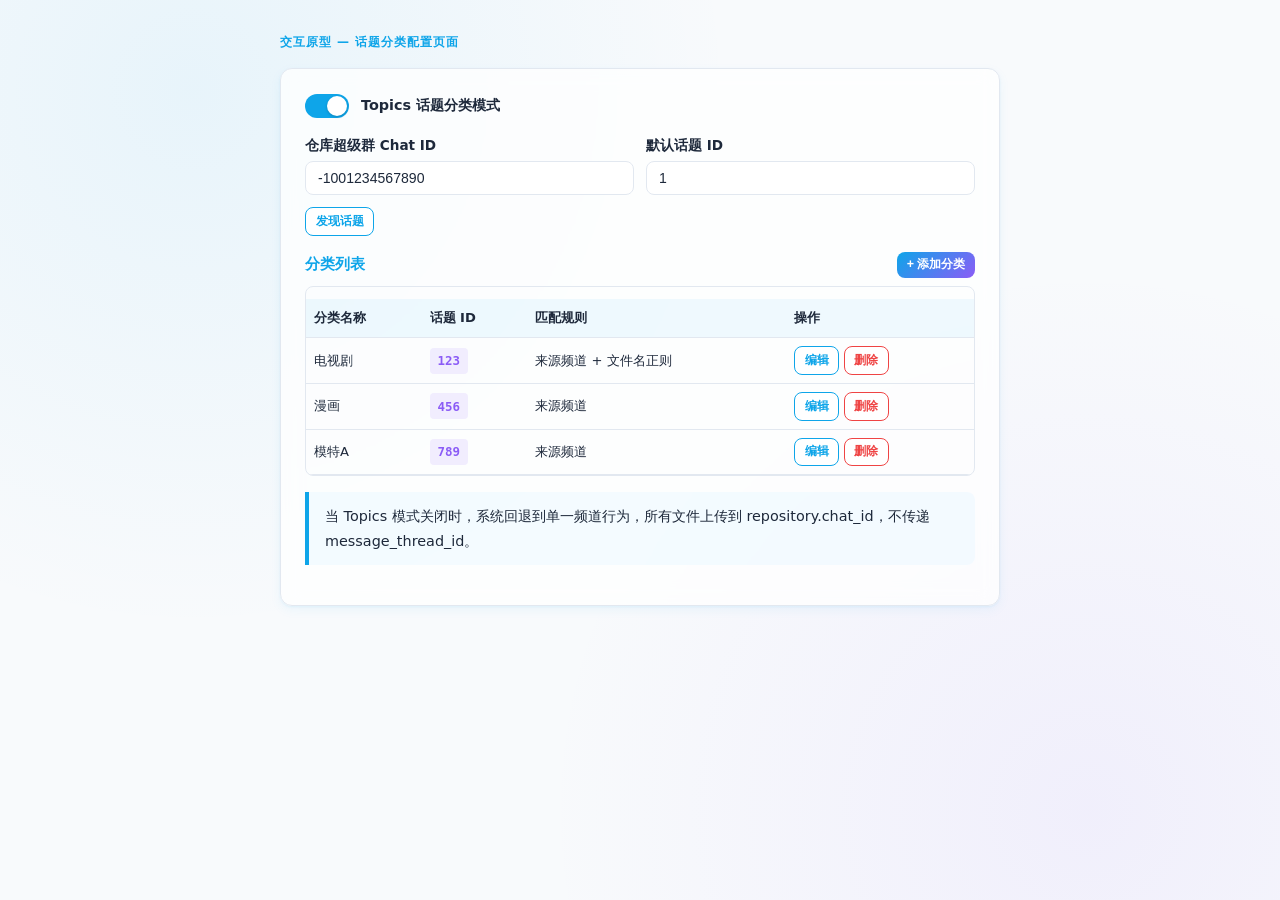
<file: docs/topics-prd/prototypes/proto1-config.html>
<!DOCTYPE html>
<html lang="zh-CN">
<head>
<meta charset="UTF-8">
<meta name="viewport" content="width=device-width, initial-scale=1.0">
<title>原型 - 话题分类配置</title>
<style>
:root {
  --bg: #F8FAFC; --bg2: #FFFFFF; --ink: #1E293B; --muted: #64748B;
  --rule: #E2E8F0; --accent: #0EA5E9; --accent2: #8B5CF6;
  --accent-grad: linear-gradient(135deg, #0EA5E9, #8B5CF6);
  --success: #10B981; --warning: #F59E0B; --danger: #EF4444;
  --radius: 12px; --radius-sm: 8px;
}
* { margin:0; padding:0; box-sizing:border-box; }
body {
  font-family: -apple-system, BlinkMacSystemFont, "Segoe UI", system-ui, "Noto Sans SC", "Microsoft YaHei", sans-serif;
  font-size: 15px; line-height: 1.7; color: var(--ink); background: var(--bg);
  background-image: radial-gradient(circle at 15% 10%, rgba(14,165,233,0.07), transparent 40%), radial-gradient(circle at 85% 90%, rgba(139,92,246,0.07), transparent 40%);
  min-height: 100vh; padding: 2rem 1rem;
}
.wrap { max-width: 720px; margin: 0 auto; }
.proto-label { font-size: 0.75rem; font-weight: 600; text-transform: uppercase; letter-spacing: 0.08em; color: var(--accent); margin-bottom: 1rem; }
h4 { font-size: 0.95rem; font-weight: 600; margin: 1rem 0 0.5rem; color: var(--accent); }
.card { background: rgba(255,255,255,0.75); backdrop-filter: blur(10px); border: 1px solid var(--rule); border-radius: var(--radius); padding: 1.5rem; box-shadow: 0 1px 3px rgba(14,165,233,0.08), 0 4px 12px rgba(14,165,233,0.06); }
.proto-toggle { display: flex; align-items: center; gap: 0.75rem; margin-bottom: 1rem; }
.switch { position: relative; width: 44px; height: 24px; background: var(--rule); border-radius: 12px; cursor: pointer; transition: background 0.2s; }
.switch.on { background: var(--accent); }
.switch::after { content: ''; position: absolute; top: 2px; left: 2px; width: 20px; height: 20px; background: white; border-radius: 50%; transition: transform 0.2s; box-shadow: 0 1px 3px rgba(0,0,0,0.2); }
.switch.on::after { transform: translateX(20px); }
.proto-field { margin-bottom: 0.75rem; }
.proto-field label { display: block; font-size: 0.85rem; font-weight: 600; color: var(--ink); margin-bottom: 0.25rem; }
.proto-field input, .proto-field select { width: 100%; padding: 0.5rem 0.75rem; border: 1px solid var(--rule); border-radius: var(--radius-sm); font-size: 0.88rem; background: white; color: var(--ink); }
.proto-field input:focus, .proto-field select:focus { outline: none; border-color: var(--accent); box-shadow: 0 0 0 3px rgba(14,165,233,0.1); }
.proto-btn { display: inline-flex; align-items: center; gap: 0.4rem; padding: 0.5rem 1rem; background: var(--accent-grad); color: white; border: none; border-radius: var(--radius-sm); font-size: 0.85rem; font-weight: 600; cursor: pointer; transition: opacity 0.15s; }
.proto-btn:hover { opacity: 0.9; }
.proto-btn.outline { background: white; color: var(--accent); border: 1px solid var(--accent); }
.proto-btn.danger { background: white; color: var(--danger); border: 1px solid var(--danger); }
.proto-btn.sm { padding: 0.3rem 0.6rem; font-size: 0.78rem; }
.proto-cat-table { width: 100%; margin-top: 0.75rem; font-size: 0.82rem; border-collapse: collapse; }
.proto-cat-table th { background: rgba(14,165,233,0.06); padding: 0.5rem; text-align: left; font-weight: 600; border-bottom: 1px solid var(--rule); }
.proto-cat-table td { padding: 0.5rem; border-bottom: 1px solid var(--rule); }
.proto-topic-badge { display: inline-block; padding: 0.15rem 0.5rem; background: rgba(139,92,246,0.1); color: var(--accent2); border-radius: 4px; font-size: 0.78rem; font-weight: 600; font-family: monospace; }
.proto-disabled { opacity: 0.45; pointer-events: none; }
.callout { border-left: 4px solid var(--accent); background: rgba(14,165,233,0.04); padding: 0.75rem 1rem; border-radius: 0 var(--radius-sm) var(--radius-sm) 0; margin: 1rem 0; font-size: 0.9rem; }
.grid2 { display: grid; grid-template-columns: 1fr 1fr; gap: 0.75rem; }
@media (max-width: 600px) { .grid2 { grid-template-columns: 1fr; } }
</style>
</head>
<body>
<div class="wrap">
<div class="proto-label">交互原型 — 话题分类配置页面</div>
<div class="card">
  <div class="proto-toggle">
    <div class="switch on" id="topicsSwitch" onclick="toggleSwitch()"></div>
    <span style="font-size:0.9rem;font-weight:600;">Topics 话题分类模式</span>
  </div>

  <div id="topicsConfig">
    <div class="grid2">
      <div class="proto-field">
        <label>仓库超级群 Chat ID</label>
        <input type="text" value="-1001234567890" placeholder="-100xxxxxxxxxx">
      </div>
      <div class="proto-field">
        <label>默认话题 ID</label>
        <input type="number" value="1" placeholder="1">
      </div>
    </div>
    <button class="proto-btn outline sm" onclick="discoverTopics()" style="margin-bottom:1rem;">发现话题</button>
    <div id="discoverResult" style="display:none;font-size:0.82rem;color:var(--muted);margin-bottom:0.75rem;"></div>

    <div style="display:flex;justify-content:space-between;align-items:center;margin-bottom:0.5rem;">
      <h4 style="margin:0;">分类列表</h4>
      <button class="proto-btn sm" onclick="addCategory()">+ 添加分类</button>
    </div>

    <div style="overflow-x:auto;border-radius:var(--radius-sm);border:1px solid var(--rule);">
      <table class="proto-cat-table">
        <thead>
          <tr><th>分类名称</th><th>话题 ID</th><th>匹配规则</th><th>操作</th></tr>
        </thead>
        <tbody id="catTableBody">
          <tr>
            <td>电视剧</td>
            <td><span class="proto-topic-badge">123</span></td>
            <td>来源频道 + 文件名正则</td>
            <td><button class="proto-btn outline sm">编辑</button> <button class="proto-btn danger sm">删除</button></td>
          </tr>
          <tr>
            <td>漫画</td>
            <td><span class="proto-topic-badge">456</span></td>
            <td>来源频道</td>
            <td><button class="proto-btn outline sm">编辑</button> <button class="proto-btn danger sm">删除</button></td>
          </tr>
          <tr>
            <td>模特A</td>
            <td><span class="proto-topic-badge">789</span></td>
            <td>来源频道</td>
            <td><button class="proto-btn outline sm">编辑</button> <button class="proto-btn danger sm">删除</button></td>
          </tr>
        </tbody>
      </table>
    </div>
  </div>

  <div class="callout" style="margin-top:1rem;">
    当 Topics 模式关闭时，系统回退到单一频道行为，所有文件上传到 repository.chat_id，不传递 message_thread_id。
  </div>
</div>
</div>

<script>
function toggleSwitch() {
  var sw = document.getElementById('topicsSwitch');
  var config = document.getElementById('topicsConfig');
  sw.classList.toggle('on');
  if (sw.classList.contains('on')) {
    config.classList.remove('proto-disabled');
  } else {
    config.classList.add('proto-disabled');
  }
}
function discoverTopics() {
  var result = document.getElementById('discoverResult');
  result.style.display = 'block';
  result.innerHTML = '已发现 4 个话题：General (ID:1)、电视剧 (ID:123)、漫画 (ID:456)、模特A (ID:789)';
}
function addCategory() {
  alert('打开分类编辑弹窗：填写分类名称、话题 ID、匹配规则');
}
</script>
</body>
</html>
</file>
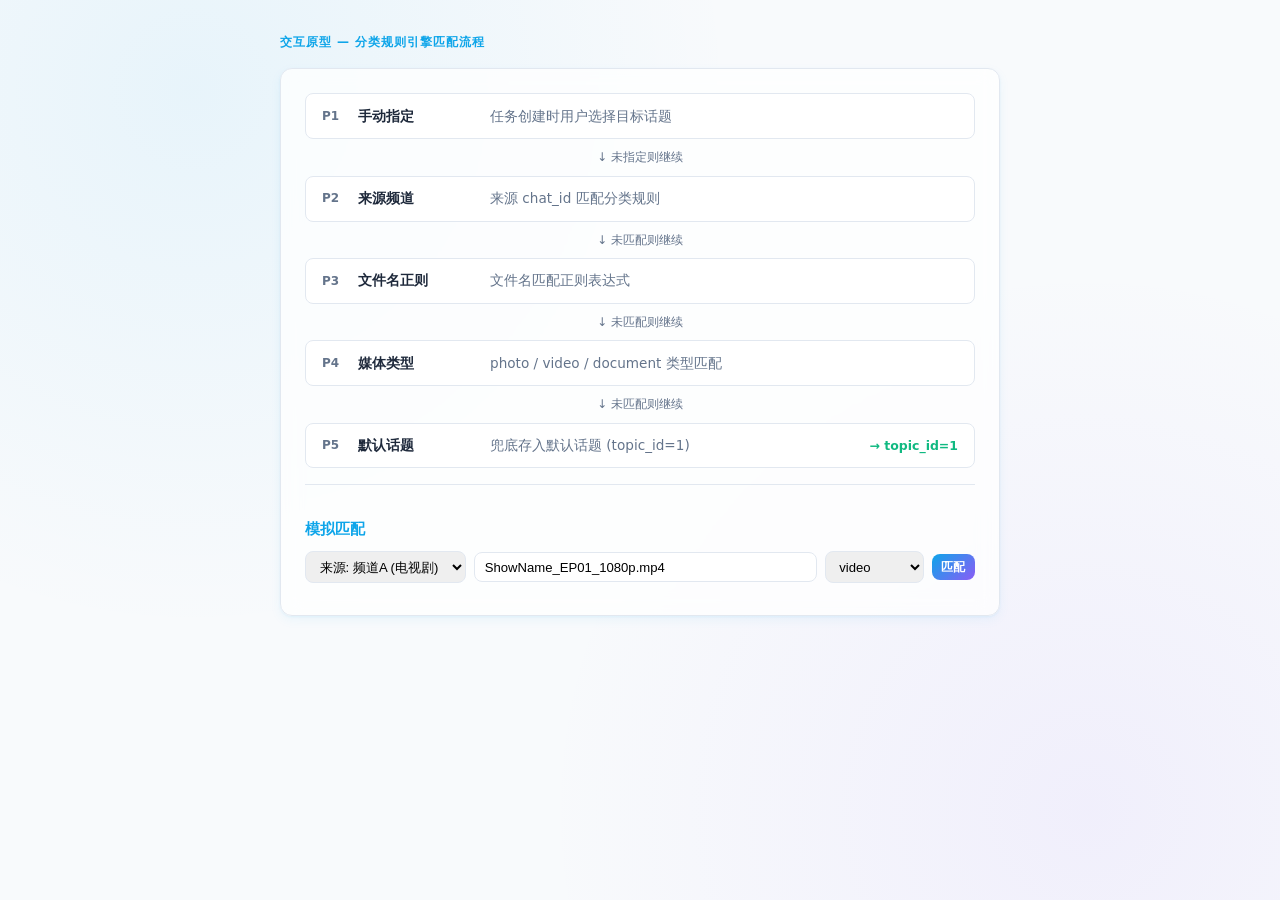
<file: docs/topics-prd/prototypes/proto2-rule-engine.html>
<!DOCTYPE html>
<html lang="zh-CN">
<head>
<meta charset="UTF-8">
<meta name="viewport" content="width=device-width, initial-scale=1.0">
<title>原型 - 分类规则引擎</title>
<style>
:root {
  --bg: #F8FAFC; --bg2: #FFFFFF; --ink: #1E293B; --muted: #64748B;
  --rule: #E2E8F0; --accent: #0EA5E9; --accent2: #8B5CF6;
  --accent-grad: linear-gradient(135deg, #0EA5E9, #8B5CF6);
  --success: #10B981; --warning: #F59E0B; --danger: #EF4444;
  --radius: 12px; --radius-sm: 8px;
}
* { margin:0; padding:0; box-sizing:border-box; }
body {
  font-family: -apple-system, BlinkMacSystemFont, "Segoe UI", system-ui, "Noto Sans SC", "Microsoft YaHei", sans-serif;
  font-size: 15px; line-height: 1.7; color: var(--ink); background: var(--bg);
  background-image: radial-gradient(circle at 15% 10%, rgba(14,165,233,0.07), transparent 40%), radial-gradient(circle at 85% 90%, rgba(139,92,246,0.07), transparent 40%);
  min-height: 100vh; padding: 2rem 1rem;
}
.wrap { max-width: 720px; margin: 0 auto; }
.proto-label { font-size: 0.75rem; font-weight: 600; text-transform: uppercase; letter-spacing: 0.08em; color: var(--accent); margin-bottom: 1rem; }
h4 { font-size: 0.95rem; font-weight: 600; margin: 1rem 0 0.5rem; color: var(--accent); }
.card { background: rgba(255,255,255,0.75); backdrop-filter: blur(10px); border: 1px solid var(--rule); border-radius: var(--radius); padding: 1.5rem; box-shadow: 0 1px 3px rgba(14,165,233,0.08), 0 4px 12px rgba(14,165,233,0.06); }
.proto-rule-flow { display: flex; flex-direction: column; gap: 0.5rem; }
.proto-rule-step { display: flex; align-items: center; gap: 0.75rem; padding: 0.65rem 1rem; border: 1px solid var(--rule); border-radius: var(--radius-sm); background: white; font-size: 0.85rem; transition: all 0.15s; }
.proto-rule-step.active { border-color: var(--accent); box-shadow: 0 0 0 3px rgba(14,165,233,0.1); }
.proto-rule-step.matched { border-color: var(--success); background: rgba(16,185,129,0.05); }
.proto-rule-step .priority { font-size: 0.75rem; font-weight: 700; color: var(--muted); width: 24px; }
.proto-rule-step .type { font-weight: 600; min-width: 120px; }
.proto-rule-step .desc { color: var(--muted); flex: 1; }
.proto-rule-step .result { font-size: 0.78rem; font-weight: 600; }
.proto-rule-arrow { text-align: center; color: var(--muted); font-size: 0.75rem; }
.proto-test { margin-top: 1rem; padding-top: 1rem; border-top: 1px solid var(--rule); }
.proto-test-row { display: flex; gap: 0.5rem; align-items: center; margin-bottom: 0.5rem; flex-wrap: wrap; }
.proto-test-row select, .proto-test-row input { padding: 0.4rem 0.6rem; border: 1px solid var(--rule); border-radius: var(--radius-sm); font-size: 0.82rem; }
.proto-test-result { padding: 0.75rem; border-radius: var(--radius-sm); font-size: 0.85rem; margin-top: 0.5rem; }
.proto-btn { display: inline-flex; align-items: center; gap: 0.4rem; padding: 0.5rem 1rem; background: var(--accent-grad); color: white; border: none; border-radius: var(--radius-sm); font-size: 0.85rem; font-weight: 600; cursor: pointer; transition: opacity 0.15s; }
.proto-btn:hover { opacity: 0.9; }
.proto-btn.sm { padding: 0.3rem 0.6rem; font-size: 0.78rem; }
</style>
</head>
<body>
<div class="wrap">
<div class="proto-label">交互原型 — 分类规则引擎匹配流程</div>
<div class="card">
  <div class="proto-rule-flow">
    <div class="proto-rule-step" id="step-manual">
      <span class="priority">P1</span>
      <span class="type">手动指定</span>
      <span class="desc">任务创建时用户选择目标话题</span>
      <span class="result" id="res-manual"></span>
    </div>
    <div class="proto-rule-arrow">↓ 未指定则继续</div>
    <div class="proto-rule-step" id="step-source">
      <span class="priority">P2</span>
      <span class="type">来源频道</span>
      <span class="desc">来源 chat_id 匹配分类规则</span>
      <span class="result" id="res-source"></span>
    </div>
    <div class="proto-rule-arrow">↓ 未匹配则继续</div>
    <div class="proto-rule-step" id="step-regex">
      <span class="priority">P3</span>
      <span class="type">文件名正则</span>
      <span class="desc">文件名匹配正则表达式</span>
      <span class="result" id="res-regex"></span>
    </div>
    <div class="proto-rule-arrow">↓ 未匹配则继续</div>
    <div class="proto-rule-step" id="step-media">
      <span class="priority">P4</span>
      <span class="type">媒体类型</span>
      <span class="desc">photo / video / document 类型匹配</span>
      <span class="result" id="res-media"></span>
    </div>
    <div class="proto-rule-arrow">↓ 未匹配则继续</div>
    <div class="proto-rule-step" id="step-default">
      <span class="priority">P5</span>
      <span class="type">默认话题</span>
      <span class="desc">兜底存入默认话题 (topic_id=1)</span>
      <span class="result" style="color:var(--success);">→ topic_id=1</span>
    </div>
  </div>

  <div class="proto-test">
    <h4 style="margin-bottom:0.5rem;">模拟匹配</h4>
    <div class="proto-test-row">
      <select id="testSource">
        <option value="-100aaa">来源: 频道A (电视剧)</option>
        <option value="-100bbb">来源: 频道B (漫画)</option>
        <option value="-100ccc">来源: 频道C (模特A)</option>
        <option value="-100xxx">来源: 频道X (未知)</option>
      </select>
      <input type="text" id="testFilename" value="ShowName_EP01_1080p.mp4" placeholder="文件名" style="flex:1;min-width:180px;">
      <select id="testMedia">
        <option value="video">video</option>
        <option value="photo">photo</option>
        <option value="document">document</option>
      </select>
      <button class="proto-btn sm" onclick="runMatch()">匹配</button>
    </div>
    <div id="matchResult" class="proto-test-result" style="display:none;"></div>
  </div>
</div>
</div>

<script>
var matchRules = {
  '-100aaa': { topic: '电视剧', topicId: 123 },
  '-100bbb': { topic: '漫画', topicId: 456 },
  '-100ccc': { topic: '模特A', topicId: 789 }
};
var regexRules = [
  { pattern: /EP\d+|第\d+集|S\d+E\d+/i, topic: '电视剧', topicId: 123 },
  { pattern: /漫画|manga|chapter/i, topic: '漫画', topicId: 456 }
];
var mediaTypeRules = {
  'video': { topic: '电视剧', topicId: 123 },
  'photo': { topic: '模特A', topicId: 789 }
};

function runMatch() {
  var source = document.getElementById('testSource').value;
  var filename = document.getElementById('testFilename').value;
  var media = document.getElementById('testMedia').value;

  ['step-manual','step-source','step-regex','step-media','step-default'].forEach(function(id) {
    var el = document.getElementById(id);
    el.classList.remove('active','matched');
    var res = el.querySelector('.result');
    if (res && id !== 'step-default') res.innerHTML = '';
  });

  document.getElementById('res-manual').innerHTML = '<span style="color:var(--muted);">未指定</span>';

  var step2 = document.getElementById('step-source');
  step2.classList.add('active');
  if (matchRules[source]) {
    step2.classList.remove('active');
    step2.classList.add('matched');
    document.getElementById('res-source').innerHTML = '<span style="color:var(--success);">→ ' + matchRules[source].topic + ' (topic_id=' + matchRules[source].topicId + ')</span>';
    showResult(matchRules[source].topic, matchRules[source].topicId, '来源频道匹配');
    return;
  }
  document.getElementById('res-source').innerHTML = '<span style="color:var(--muted);">未匹配</span>';

  var step3 = document.getElementById('step-regex');
  step3.classList.add('active');
  for (var i = 0; i < regexRules.length; i++) {
    if (regexRules[i].pattern.test(filename)) {
      step3.classList.remove('active');
      step3.classList.add('matched');
      document.getElementById('res-regex').innerHTML = '<span style="color:var(--success);">→ ' + regexRules[i].topic + ' (topic_id=' + regexRules[i].topicId + ')</span>';
      showResult(regexRules[i].topic, regexRules[i].topicId, '文件名正则匹配');
      return;
    }
  }
  document.getElementById('res-regex').innerHTML = '<span style="color:var(--muted);">未匹配</span>';

  var step4 = document.getElementById('step-media');
  step4.classList.add('active');
  if (mediaTypeRules[media]) {
    step4.classList.remove('active');
    step4.classList.add('matched');
    document.getElementById('res-media').innerHTML = '<span style="color:var(--success);">→ ' + mediaTypeRules[media].topic + ' (topic_id=' + mediaTypeRules[media].topicId + ')</span>';
    showResult(mediaTypeRules[media].topic, mediaTypeRules[media].topicId, '媒体类型匹配');
    return;
  }
  document.getElementById('res-media').innerHTML = '<span style="color:var(--muted);">未匹配</span>';

  document.getElementById('step-default').classList.add('matched');
  showResult('General (默认)', 1, '无规则匹配，使用默认话题');
}

function showResult(topic, topicId, reason) {
  var el = document.getElementById('matchResult');
  el.style.display = 'block';
  el.style.background = 'rgba(16,185,129,0.06)';
  el.style.border = '1px solid rgba(16,185,129,0.2)';
  el.innerHTML = '<strong style="color:var(--success);">匹配结果</strong><br>话题: ' + topic + ' (topic_id=' + topicId + ')<br>匹配方式: ' + reason;
}
</script>
</body>
</html>
</file>
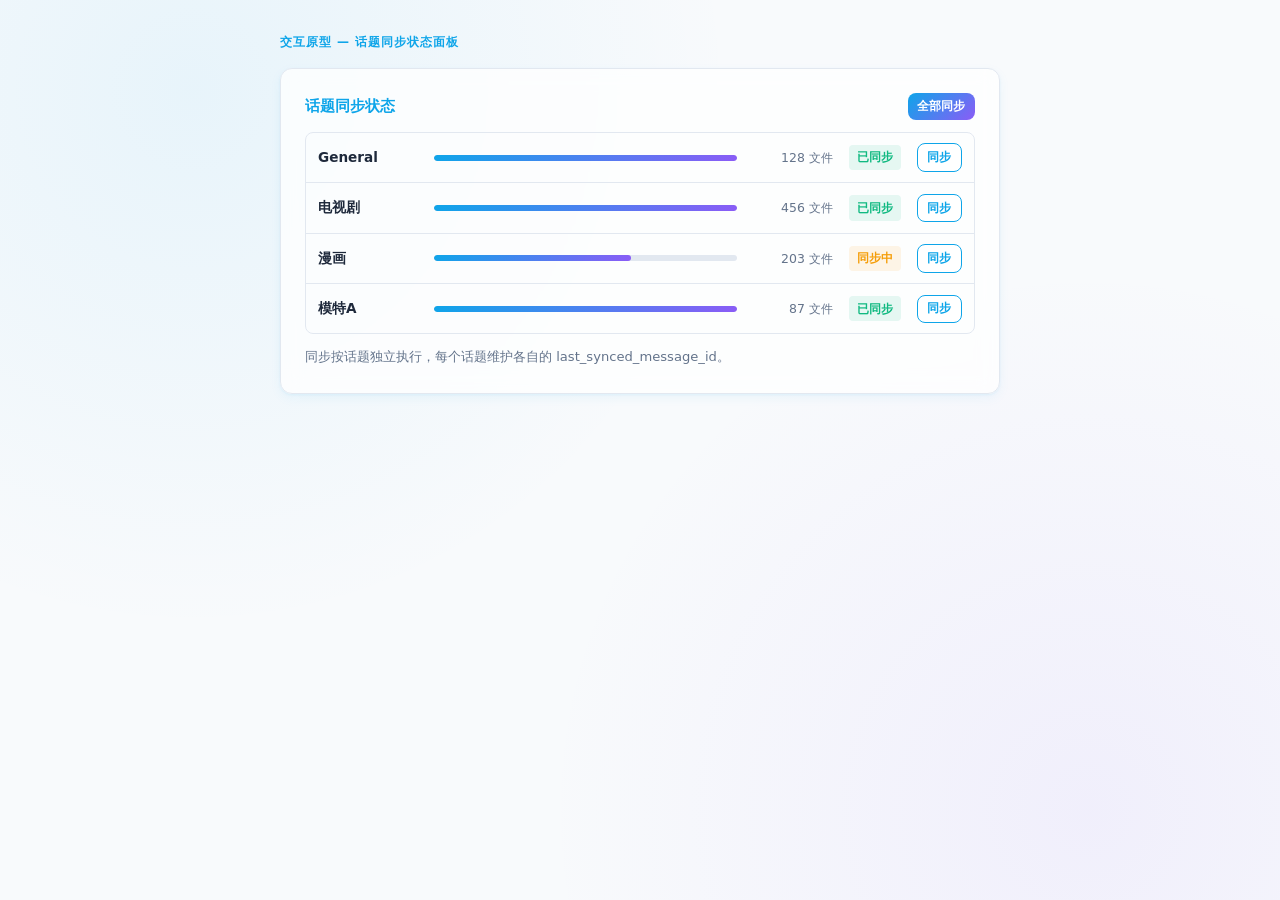
<file: docs/topics-prd/prototypes/proto4-sync-status.html>
<!DOCTYPE html>
<html lang="zh-CN">
<head>
<meta charset="UTF-8">
<meta name="viewport" content="width=device-width, initial-scale=1.0">
<title>原型 - 话题同步状态面板</title>
<style>
:root {
  --bg: #F8FAFC; --bg2: #FFFFFF; --ink: #1E293B; --muted: #64748B;
  --rule: #E2E8F0; --accent: #0EA5E9; --accent2: #8B5CF6;
  --accent-grad: linear-gradient(135deg, #0EA5E9, #8B5CF6);
  --success: #10B981; --warning: #F59E0B; --danger: #EF4444;
  --radius: 12px; --radius-sm: 8px;
}
* { margin:0; padding:0; box-sizing:border-box; }
body {
  font-family: -apple-system, BlinkMacSystemFont, "Segoe UI", system-ui, "Noto Sans SC", "Microsoft YaHei", sans-serif;
  font-size: 15px; line-height: 1.7; color: var(--ink); background: var(--bg);
  background-image: radial-gradient(circle at 15% 10%, rgba(14,165,233,0.07), transparent 40%), radial-gradient(circle at 85% 90%, rgba(139,92,246,0.07), transparent 40%);
  min-height: 100vh; padding: 2rem 1rem;
}
.wrap { max-width: 720px; margin: 0 auto; }
.proto-label { font-size: 0.75rem; font-weight: 600; text-transform: uppercase; letter-spacing: 0.08em; color: var(--accent); margin-bottom: 1rem; }
h4 { font-size: 0.95rem; font-weight: 600; margin: 1rem 0 0.5rem; color: var(--accent); }
.card { background: rgba(255,255,255,0.75); backdrop-filter: blur(10px); border: 1px solid var(--rule); border-radius: var(--radius); padding: 1.5rem; box-shadow: 0 1px 3px rgba(14,165,233,0.08), 0 4px 12px rgba(14,165,233,0.06); }
.proto-btn { display: inline-flex; align-items: center; gap: 0.4rem; padding: 0.5rem 1rem; background: var(--accent-grad); color: white; border: none; border-radius: var(--radius-sm); font-size: 0.85rem; font-weight: 600; cursor: pointer; transition: opacity 0.15s; }
.proto-btn:hover { opacity: 0.9; }
.proto-btn.outline { background: white; color: var(--accent); border: 1px solid var(--accent); }
.proto-btn.sm { padding: 0.3rem 0.6rem; font-size: 0.78rem; }
.proto-sync-row { display: flex; align-items: center; gap: 1rem; padding: 0.65rem 0.75rem; border-bottom: 1px solid var(--rule); font-size: 0.85rem; }
.proto-sync-row:last-child { border-bottom: none; }
.proto-sync-name { font-weight: 600; min-width: 100px; }
.proto-sync-bar { flex: 1; height: 6px; background: var(--rule); border-radius: 3px; overflow: hidden; }
.proto-sync-bar-fill { height: 100%; background: var(--accent-grad); border-radius: 3px; transition: width 0.3s; }
.proto-sync-count { font-size: 0.78rem; color: var(--muted); min-width: 80px; text-align: right; }
.proto-sync-status { font-size: 0.75rem; padding: 0.15rem 0.5rem; border-radius: 4px; font-weight: 600; }
.proto-sync-status.synced { background: rgba(16,185,129,0.1); color: var(--success); }
.proto-sync-status.pending { background: rgba(245,158,11,0.1); color: var(--warning); }
.sync-list { border: 1px solid var(--rule); border-radius: var(--radius-sm); overflow: hidden; }
.header-bar { display: flex; justify-content: space-between; align-items: center; margin-bottom: 0.75rem; }
</style>
</head>
<body>
<div class="wrap">
<div class="proto-label">交互原型 — 话题同步状态面板</div>
<div class="card">
  <div class="header-bar">
    <h4 style="margin:0;">话题同步状态</h4>
    <button class="proto-btn sm" onclick="syncAll()">全部同步</button>
  </div>
  <div class="sync-list">
    <div class="proto-sync-row">
      <span class="proto-sync-name">General</span>
      <div class="proto-sync-bar"><div class="proto-sync-bar-fill" style="width:100%;"></div></div>
      <span class="proto-sync-count">128 文件</span>
      <span class="proto-sync-status synced">已同步</span>
      <button class="proto-btn outline sm">同步</button>
    </div>
    <div class="proto-sync-row">
      <span class="proto-sync-name">电视剧</span>
      <div class="proto-sync-bar"><div class="proto-sync-bar-fill" style="width:100%;"></div></div>
      <span class="proto-sync-count">456 文件</span>
      <span class="proto-sync-status synced">已同步</span>
      <button class="proto-btn outline sm">同步</button>
    </div>
    <div class="proto-sync-row">
      <span class="proto-sync-name">漫画</span>
      <div class="proto-sync-bar"><div class="proto-sync-bar-fill" style="width:65%;"></div></div>
      <span class="proto-sync-count">203 文件</span>
      <span class="proto-sync-status pending">同步中</span>
      <button class="proto-btn outline sm">同步</button>
    </div>
    <div class="proto-sync-row">
      <span class="proto-sync-name">模特A</span>
      <div class="proto-sync-bar"><div class="proto-sync-bar-fill" style="width:100%;"></div></div>
      <span class="proto-sync-count">87 文件</span>
      <span class="proto-sync-status synced">已同步</span>
      <button class="proto-btn outline sm">同步</button>
    </div>
  </div>
  <div style="margin-top:0.75rem;font-size:0.82rem;color:var(--muted);">
    同步按话题独立执行，每个话题维护各自的 last_synced_message_id。
  </div>
</div>
</div>

<script>
function syncAll() {
  alert('开始同步所有话题...');
}
</script>
</body>
</html>
</file>
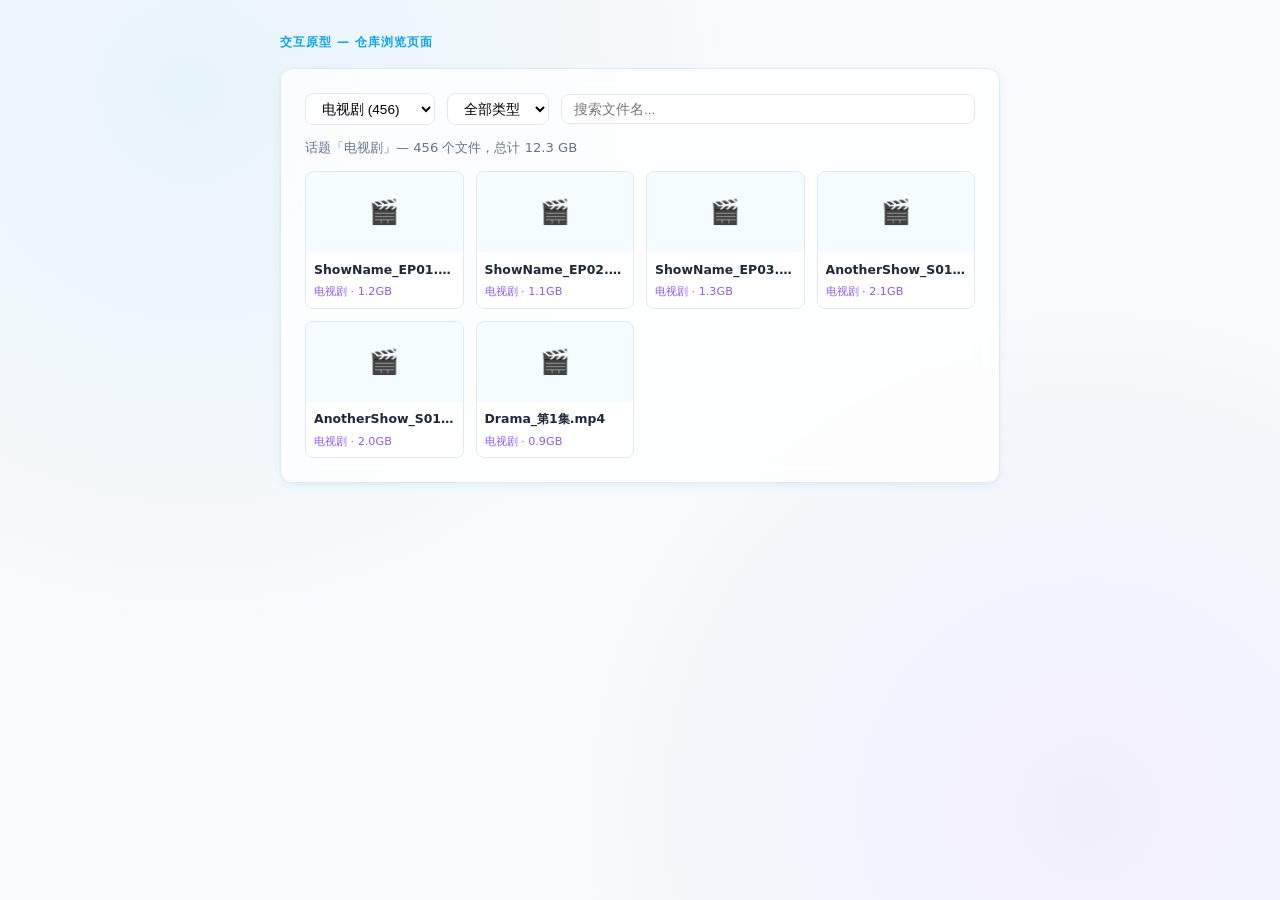
<file: docs/topics-prd/prototypes/proto5-repository.html>
<!DOCTYPE html>
<html lang="zh-CN">
<head>
<meta charset="UTF-8">
<meta name="viewport" content="width=device-width, initial-scale=1.0">
<title>原型 - 仓库浏览页面</title>
<style>
:root {
  --bg: #F8FAFC; --bg2: #FFFFFF; --ink: #1E293B; --muted: #64748B;
  --rule: #E2E8F0; --accent: #0EA5E9; --accent2: #8B5CF6;
  --accent-grad: linear-gradient(135deg, #0EA5E9, #8B5CF6);
  --success: #10B981; --warning: #F59E0B; --danger: #EF4444;
  --radius: 12px; --radius-sm: 8px;
}
* { margin:0; padding:0; box-sizing:border-box; }
body {
  font-family: -apple-system, BlinkMacSystemFont, "Segoe UI", system-ui, "Noto Sans SC", "Microsoft YaHei", sans-serif;
  font-size: 15px; line-height: 1.7; color: var(--ink); background: var(--bg);
  background-image: radial-gradient(circle at 15% 10%, rgba(14,165,233,0.07), transparent 40%), radial-gradient(circle at 85% 90%, rgba(139,92,246,0.07), transparent 40%);
  min-height: 100vh; padding: 2rem 1rem;
}
.wrap { max-width: 720px; margin: 0 auto; }
.proto-label { font-size: 0.75rem; font-weight: 600; text-transform: uppercase; letter-spacing: 0.08em; color: var(--accent); margin-bottom: 1rem; }
.card { background: rgba(255,255,255,0.75); backdrop-filter: blur(10px); border: 1px solid var(--rule); border-radius: var(--radius); padding: 1.5rem; box-shadow: 0 1px 3px rgba(14,165,233,0.08), 0 4px 12px rgba(14,165,233,0.06); }
.proto-btn { display: inline-flex; align-items: center; gap: 0.4rem; padding: 0.5rem 1rem; background: var(--accent-grad); color: white; border: none; border-radius: var(--radius-sm); font-size: 0.85rem; font-weight: 600; cursor: pointer; transition: opacity 0.15s; }
.proto-btn:hover { opacity: 0.9; }
.proto-btn.outline { background: white; color: var(--accent); border: 1px solid var(--accent); }
.proto-btn.sm { padding: 0.3rem 0.6rem; font-size: 0.78rem; }
.proto-filter-bar { display: flex; gap: 0.75rem; align-items: center; margin-bottom: 0.75rem; flex-wrap: wrap; }
.proto-filter-bar select, .proto-filter-bar input { padding: 0.4rem 0.75rem; border: 1px solid var(--rule); border-radius: var(--radius-sm); font-size: 0.85rem; background: white; }
.proto-filter-bar input { flex: 1; min-width: 120px; }
.proto-file-grid { display: grid; grid-template-columns: repeat(auto-fill, minmax(140px, 1fr)); gap: 0.75rem; }
.proto-file-card { border: 1px solid var(--rule); border-radius: var(--radius-sm); overflow: hidden; background: white; cursor: pointer; transition: box-shadow 0.15s; }
.proto-file-card:hover { box-shadow: 0 2px 8px rgba(14,165,233,0.12); }
.proto-file-thumb { height: 80px; display: flex; align-items: center; justify-content: center; font-size: 1.5rem; background: rgba(14,165,233,0.04); }
.proto-file-info { padding: 0.4rem 0.5rem; }
.proto-file-name { font-size: 0.78rem; font-weight: 600; white-space: nowrap; overflow: hidden; text-overflow: ellipsis; }
.proto-file-topic { font-size: 0.7rem; color: var(--accent2); margin-top: 0.15rem; }
.proto-file-card.selected { border-color: var(--accent); box-shadow: 0 0 0 3px rgba(14,165,233,0.15); }
.stat-line { font-size: 0.82rem; color: var(--muted); margin-bottom: 0.75rem; }
.action-bar { margin-top: 0.75rem; display: flex; gap: 0.5rem; }
@media (max-width: 600px) { .proto-file-grid { grid-template-columns: repeat(auto-fill, minmax(110px, 1fr)); } }
</style>
</head>
<body>
<div class="wrap">
<div class="proto-label">交互原型 — 仓库浏览页面</div>
<div class="card">
  <div class="proto-filter-bar">
    <select id="topicFilter" onchange="filterFiles()">
      <option value="all">全部话题</option>
      <option value="1">General (128)</option>
      <option value="123" selected>电视剧 (456)</option>
      <option value="456">漫画 (203)</option>
      <option value="789">模特A (87)</option>
    </select>
    <select>
      <option>全部类型</option>
      <option>视频</option>
      <option>图片</option>
      <option>文档</option>
    </select>
    <input type="text" placeholder="搜索文件名...">
  </div>
  <div class="stat-line" id="statLine">
    话题「电视剧」— 456 个文件，总计 12.3 GB
  </div>
  <div class="proto-file-grid" id="fileGrid">
    <div class="proto-file-card" onclick="selectFile(this)">
      <div class="proto-file-thumb">🎬</div>
      <div class="proto-file-info">
        <div class="proto-file-name">ShowName_EP01.mp4</div>
        <div class="proto-file-topic">电视剧 · 1.2GB</div>
      </div>
    </div>
    <div class="proto-file-card" onclick="selectFile(this)">
      <div class="proto-file-thumb">🎬</div>
      <div class="proto-file-info">
        <div class="proto-file-name">ShowName_EP02.mp4</div>
        <div class="proto-file-topic">电视剧 · 1.1GB</div>
      </div>
    </div>
    <div class="proto-file-card" onclick="selectFile(this)">
      <div class="proto-file-thumb">🎬</div>
      <div class="proto-file-info">
        <div class="proto-file-name">ShowName_EP03.mp4</div>
        <div class="proto-file-topic">电视剧 · 1.3GB</div>
      </div>
    </div>
    <div class="proto-file-card" onclick="selectFile(this)">
      <div class="proto-file-thumb">🎬</div>
      <div class="proto-file-info">
        <div class="proto-file-name">AnotherShow_S01E01.mkv</div>
        <div class="proto-file-topic">电视剧 · 2.1GB</div>
      </div>
    </div>
    <div class="proto-file-card" onclick="selectFile(this)">
      <div class="proto-file-thumb">🎬</div>
      <div class="proto-file-info">
        <div class="proto-file-name">AnotherShow_S01E02.mkv</div>
        <div class="proto-file-topic">电视剧 · 2.0GB</div>
      </div>
    </div>
    <div class="proto-file-card" onclick="selectFile(this)">
      <div class="proto-file-thumb">🎬</div>
      <div class="proto-file-info">
        <div class="proto-file-name">Drama_第1集.mp4</div>
        <div class="proto-file-topic">电视剧 · 0.9GB</div>
      </div>
    </div>
  </div>
  <div class="action-bar" id="actionBar" style="display:none;">
    <button class="proto-btn outline sm">复制链接</button>
    <button class="proto-btn outline sm">重新分类</button>
    <button class="proto-btn outline sm" style="color:var(--danger);border-color:var(--danger);">删除</button>
  </div>
</div>
</div>

<script>
function filterFiles() {
  var filter = document.getElementById('topicFilter');
  var selected = filter.options[filter.selectedIndex];
  var text = selected.text;
  var name = text.split(' (')[0];
  var count = text.match(/\((\d+)/);
  document.getElementById('statLine').textContent = '话题「' + name + '」— ' + (count ? count[1] : '0') + ' 个文件';
}

function selectFile(el) {
  var cards = document.querySelectorAll('.proto-file-card');
  cards.forEach(function(c) { c.classList.remove('selected'); });
  el.classList.add('selected');
  document.getElementById('actionBar').style.display = 'flex';
}
</script>
</body>
</html>
</file>
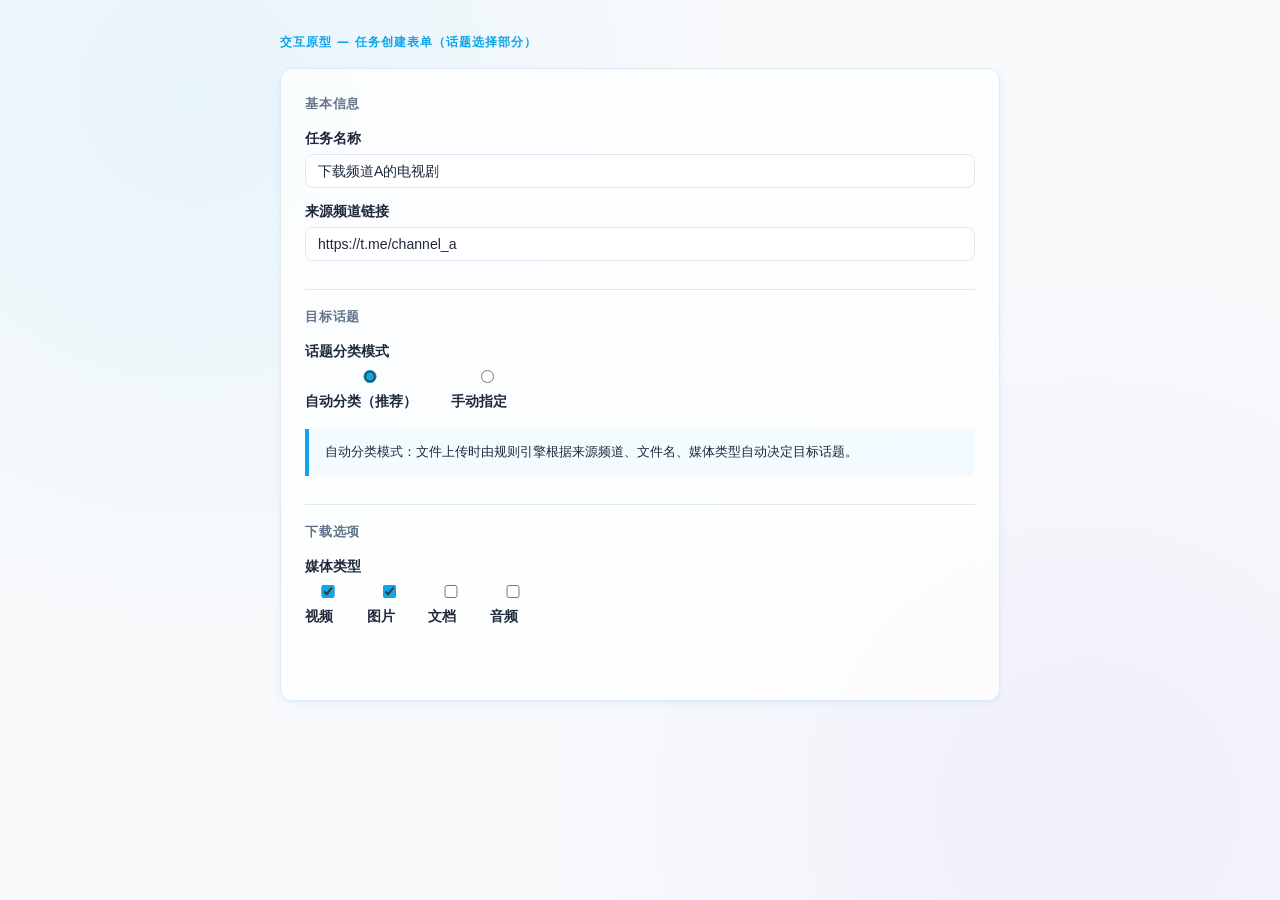
<file: docs/topics-prd/prototypes/proto6-task-creation.html>
<!DOCTYPE html>
<html lang="zh-CN">
<head>
<meta charset="UTF-8">
<meta name="viewport" content="width=device-width, initial-scale=1.0">
<title>原型 - 任务创建话题指定</title>
<style>
:root {
  --bg: #F8FAFC; --bg2: #FFFFFF; --ink: #1E293B; --muted: #64748B;
  --rule: #E2E8F0; --accent: #0EA5E9; --accent2: #8B5CF6;
  --accent-grad: linear-gradient(135deg, #0EA5E9, #8B5CF6);
  --success: #10B981; --warning: #F59E0B; --danger: #EF4444;
  --radius: 12px; --radius-sm: 8px;
}
* { margin:0; padding:0; box-sizing:border-box; }
body {
  font-family: -apple-system, BlinkMacSystemFont, "Segoe UI", system-ui, "Noto Sans SC", "Microsoft YaHei", sans-serif;
  font-size: 15px; line-height: 1.7; color: var(--ink); background: var(--bg);
  background-image: radial-gradient(circle at 15% 10%, rgba(14,165,233,0.07), transparent 40%), radial-gradient(circle at 85% 90%, rgba(139,92,246,0.07), transparent 40%);
  min-height: 100vh; padding: 2rem 1rem;
}
.wrap { max-width: 720px; margin: 0 auto; }
.proto-label { font-size: 0.75rem; font-weight: 600; text-transform: uppercase; letter-spacing: 0.08em; color: var(--accent); margin-bottom: 1rem; }
h4 { font-size: 0.95rem; font-weight: 600; margin: 1rem 0 0.5rem; color: var(--accent); }
.card { background: rgba(255,255,255,0.75); backdrop-filter: blur(10px); border: 1px solid var(--rule); border-radius: var(--radius); padding: 1.5rem; box-shadow: 0 1px 3px rgba(14,165,233,0.08), 0 4px 12px rgba(14,165,233,0.06); }
.proto-field { margin-bottom: 0.75rem; }
.proto-field label { display: block; font-size: 0.85rem; font-weight: 600; color: var(--ink); margin-bottom: 0.25rem; }
.proto-field input, .proto-field select { width: 100%; padding: 0.5rem 0.75rem; border: 1px solid var(--rule); border-radius: var(--radius-sm); font-size: 0.88rem; background: white; color: var(--ink); }
.proto-field input:focus, .proto-field select:focus { outline: none; border-color: var(--accent); box-shadow: 0 0 0 3px rgba(14,165,233,0.1); }
.proto-radio-group { display: flex; gap: 1rem; margin-bottom: 0.75rem; }
.proto-radio { display: flex; align-items: center; gap: 0.4rem; cursor: pointer; font-size: 0.88rem; }
.proto-radio input { accent-color: var(--accent); }
.callout { border-left: 4px solid var(--accent); background: rgba(14,165,233,0.04); padding: 0.75rem 1rem; border-radius: 0 var(--radius-sm) var(--radius-sm) 0; margin: 0.75rem 0; font-size: 0.82rem; }
.form-section { border-bottom: 1px solid var(--rule); padding-bottom: 1rem; margin-bottom: 1rem; }
.form-section:last-child { border-bottom: none; }
.form-section-title { font-size: 0.8rem; font-weight: 600; text-transform: uppercase; letter-spacing: 0.06em; color: var(--muted); margin-bottom: 0.75rem; }
</style>
</head>
<body>
<div class="wrap">
<div class="proto-label">交互原型 — 任务创建表单（话题选择部分）</div>
<div class="card">
  <div class="form-section">
    <div class="form-section-title">基本信息</div>
    <div class="proto-field">
      <label>任务名称</label>
      <input type="text" value="下载频道A的电视剧" placeholder="输入任务名称">
    </div>
    <div class="proto-field">
      <label>来源频道链接</label>
      <input type="text" value="https://t.me/channel_a" placeholder="https://t.me/...">
    </div>
  </div>

  <div class="form-section">
    <div class="form-section-title">目标话题</div>
    <div class="proto-field">
      <label>话题分类模式</label>
      <div class="proto-radio-group">
        <label class="proto-radio">
          <input type="radio" name="topicMode" value="auto" checked onchange="toggleTopicMode()">
          自动分类（推荐）
        </label>
        <label class="proto-radio">
          <input type="radio" name="topicMode" value="manual" onchange="toggleTopicMode()">
          手动指定
        </label>
      </div>
    </div>
    <div class="proto-field" id="topicSelectField" style="display:none;">
      <label>选择话题</label>
      <select id="topicSelect">
        <option value="1">General (默认)</option>
        <option value="123">电视剧</option>
        <option value="456">漫画</option>
        <option value="789">模特A</option>
      </select>
    </div>
    <div class="callout">
      <span id="topicHint">自动分类模式：文件上传时由规则引擎根据来源频道、文件名、媒体类型自动决定目标话题。</span>
    </div>
  </div>

  <div class="form-section">
    <div class="form-section-title">下载选项</div>
    <div class="proto-field">
      <label>媒体类型</label>
      <div class="proto-radio-group">
        <label class="proto-radio"><input type="checkbox" checked> 视频</label>
        <label class="proto-radio"><input type="checkbox" checked> 图片</label>
        <label class="proto-radio"><input type="checkbox"> 文档</label>
        <label class="proto-radio"><input type="checkbox"> 音频</label>
      </div>
    </div>
  </div>
</div>
</div>

<script>
function toggleTopicMode() {
  var mode = document.querySelector('input[name="topicMode"]:checked').value;
  var field = document.getElementById('topicSelectField');
  var hint = document.getElementById('topicHint');
  if (mode === 'manual') {
    field.style.display = 'block';
    hint.textContent = '手动指定模式：该任务的所有文件将上传到选定话题，跳过规则引擎自动匹配。';
  } else {
    field.style.display = 'none';
    hint.textContent = '自动分类模式：文件上传时由规则引擎根据来源频道、文件名、媒体类型自动决定目标话题。';
  }
}
</script>
</body>
</html>
</file>
